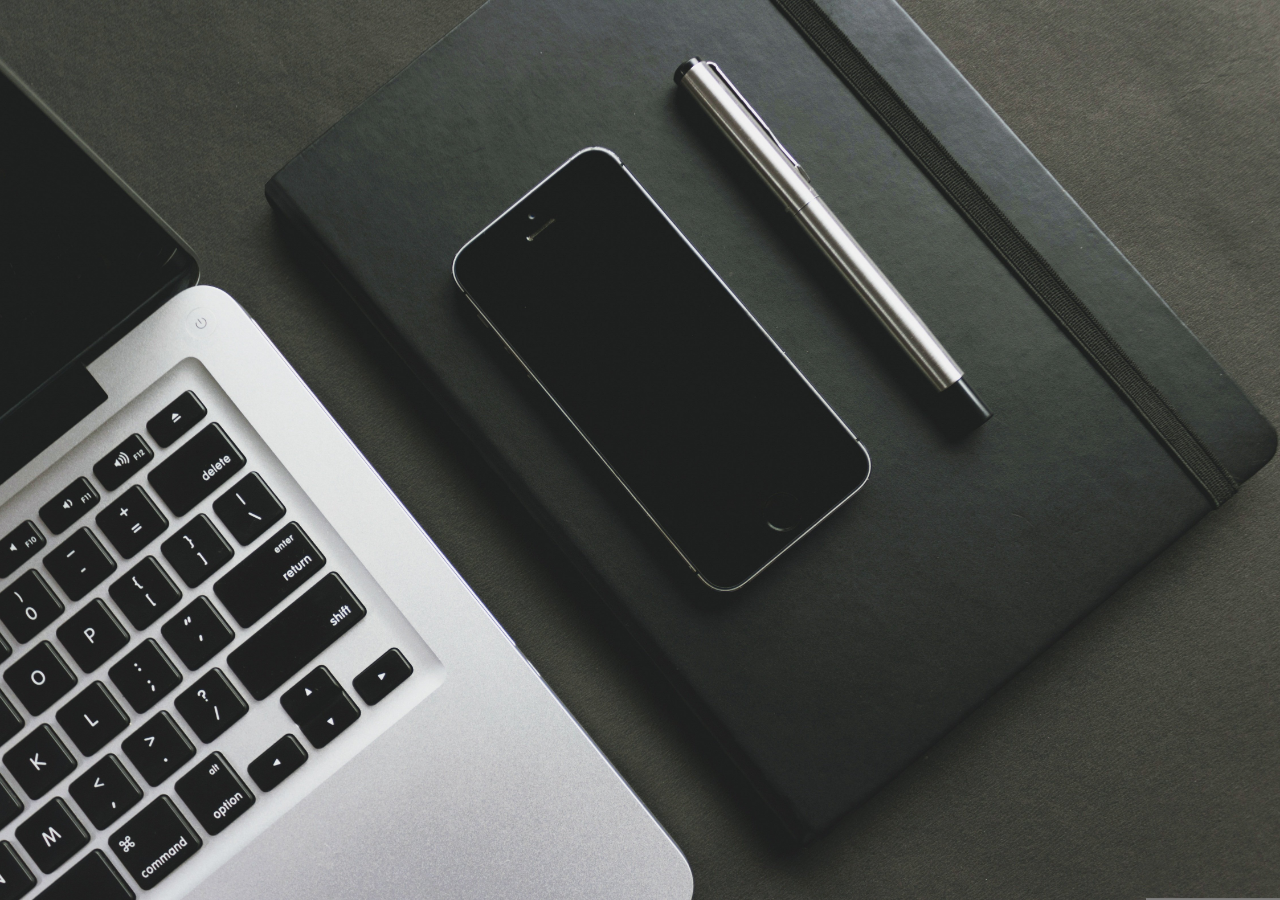
<file: index.html>
<!DOCTYPE html>
<html lang="en">
  <head>
    <meta charset="UTF-8" />
    <meta name="viewport" content="width=device-width, initial-scale=1.0" />
    <link rel="stylesheet" href="./index.css" />
    <title>Samsung</title>
  </head>
  <body>
    <section class="landing">
      <div class="landing-content">
        <h1 class="landing-title">Experience Technology</h1>
        <p class="landing-sub">Experience the future of innovation.</p>

        <a href="./frontend/home.html" class="enter-btn">Explore</a>
      </div>
    </section>
  </body>
</html>
</file>
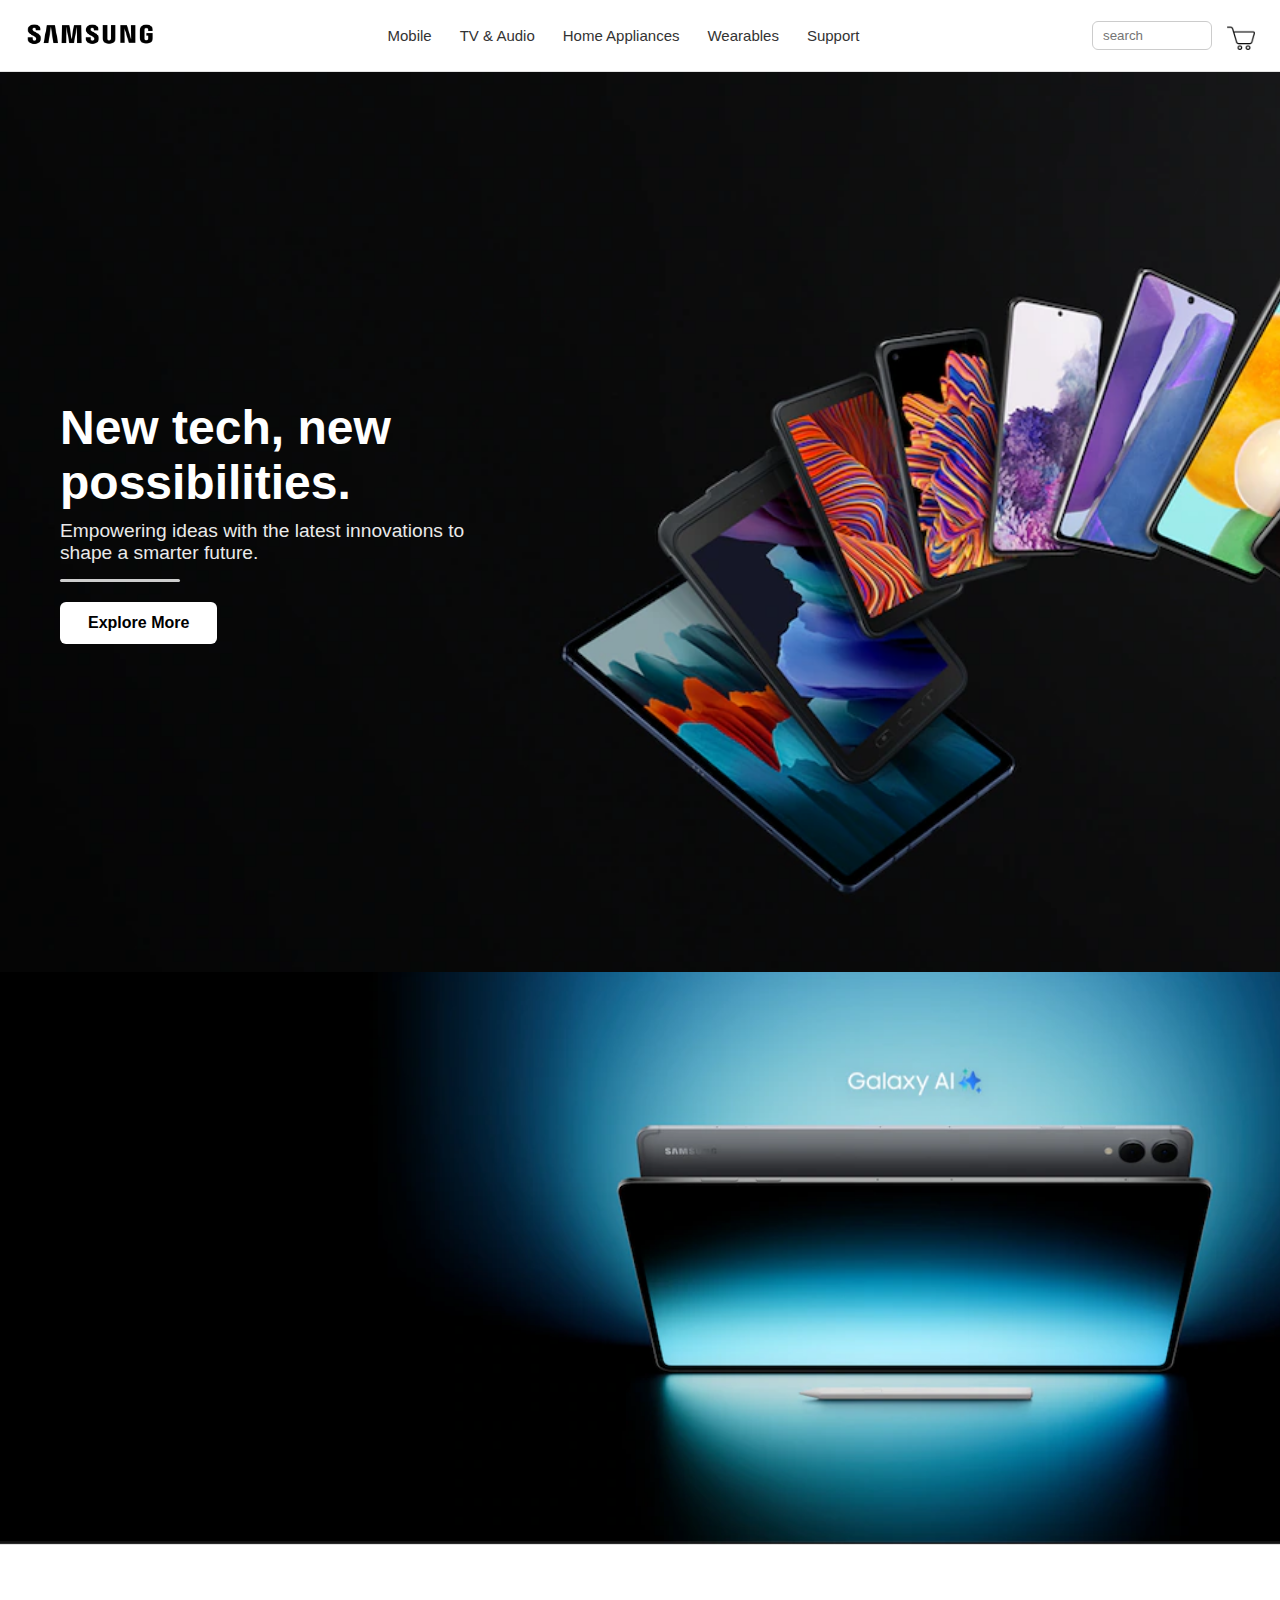
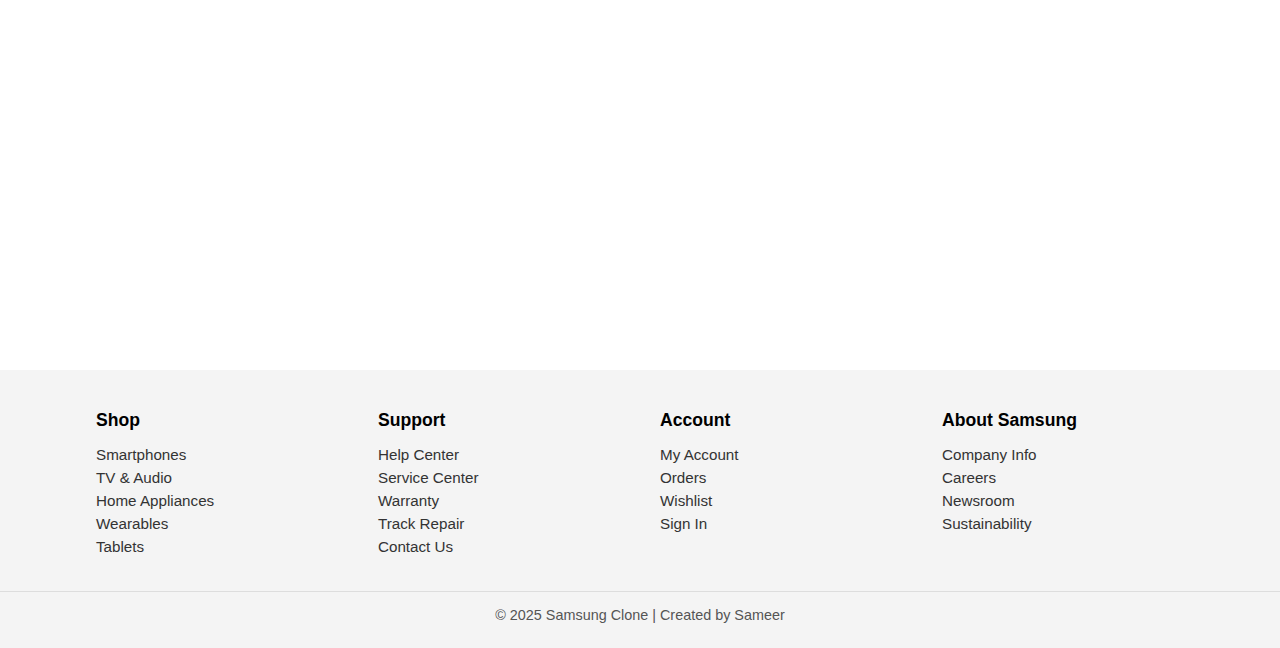
<file: frontend/home.html>
<!DOCTYPE html>
<html lang="en">

<head>
  <meta charset="UTF-8" />
  <meta name="viewport" content="width=device-width, initial-scale=1.0" />
  <link rel="stylesheet" href="./home.css" />
  <title>Document</title>
</head>

<body>
  <!-- NAVBAR HTML -->
  <header class="navbar">
    <div class="navbar-container">
      <div class="logo">
        <!-- Samsung Logo Text / Image -->
        <a href="https://www.samsung.com/in/"><img src="./assests/samsung logo.png" alt="" /></a>
      </div>
      <nav class="nav-menu">
        <ul class="nav-list">
          <li><a href="https://www.samsung.com/in/smartphones/all-smartphones/">Mobile</a></li>
          <li><a href="https://www.samsung.com/in/tvs/all-tvs/">TV & Audio</a></li>
          <li><a href="https://www.samsung.com/in/refrigerators/all-refrigerators/">Home Appliances</a></li>
          <li><a href="https://www.samsung.com/in/watches/all-watches/">Wearables</a></li>
          <li><a href="https://www.samsung.com/in/support/">Support</a></li>
        </ul>
      </nav>
      <div class="nav-actions">
        <a href="#" class="nav-icon"><input type="text" name="" id="" placeholder="search" /></a>
        <a href="#" class="nav-icon"><img src="./assests/cart.png" alt="" /></a>
      </div>
    </div>
  </header>
  <section class="hero">
    <div class="hero-content">
      <h1>New tech, new possibilities.</h1>
      <p>
        Empowering ideas with the latest innovations to shape a smarter
        future.
      </p>
      <div class="line"></div>
      <button>Explore More</button>
    </div>
  </section>

 <section class="about">
  <div class="carousel">
    <div class="slides">

      <div class="slide">
        <img src="./assests/carousel/img1.webp" alt="">
        <div class="caption"><h1>Galaxy AI</h1>
        <p>Make everyday extraordinary with next-gen intelligence.</p></div>
      </div>

      <div class="slide">
        <img src="./assests/carousel/img2.webp" alt="">
        <div class="caption"><h1>Android XR</h1>
        <p>Experience immersive reality with seamless performance and next-gen control.</p></div>
      </div>

      <div class="slide">
        <img src="./assests/carousel/img3.webp" alt="">
        <div class="caption"><h1> Unfold a New World </h1>
        <p>Multitask, stream, and create with a flexible display made for limitless possibilities.</p></div>
      </div>

      <div class="slide">
        <img src="./assests/carousel/img4.webp" alt="">
        <div class="caption"><h1>Epic Performance. Effortless Style</h1>
        <p>Experience next-gen speed, smooth displays, and pro-grade cameras.</p></div>
      </div>

      <div class="slide">
        <img src="./assests/carousel/img5.webp" alt="">
        <div class="caption"><h1>Galaxy Ecosystem, Perfectly Connected</h1>
        <p>Experience seamless syncing across your Galaxy phone, watch, and earbuds—designed to work together effortlessly.</p></div>
      </div>
    </div>
  </div>
</section>

<section class="premium-products">
  <div class="product-grid">

    <div class="product-card">
      <div class="product-title">Galaxy S25</div>
      <div class="product-image">
        <img src="./assests/products/S25.webp" class="product-img" alt="">
        <a href="https://www.samsung.com/in/smartphones/galaxy-s25/buy/" class="buy-btn">Buy Now</a>
      </div>
    </div>

    <div class="product-card">
      <div class="product-title">Galaxy Tab S11</div>
      <div class="product-image">
        <img src="./assests/products/galaxy tab s11.webp" class="product-img" alt="">
        <a href="https://www.samsung.com/in/tablets/galaxy-tab-s11/buy/" class="buy-btn">Buy Now</a>
      </div>
    </div>

    <div class="product-card">
      <div class="product-title">Galaxy Book5</div>
      <div class="product-image">
        <img src="./assests/products/galaxy book 5.png" class="product-img" alt="">
        <a href="https://www.samsung.com/in/computers/galaxy-book/galaxy-book5/buy/" class="buy-btn">Buy Now</a>
      </div>
    </div>

    <div class="product-card">
      <div class="product-title">Galaxy Watch8</div>
      <div class="product-image">
        <img src="./assests/products/galaxy watch 8.jpg" class="product-img" alt="">
        <a href="https://www.samsung.com/in/watches/galaxy-watch/galaxy-watch8-40mm-silver-bluetooth-sm-l320nzsains/buy/  " class="buy-btn">Buy Now</a>
      </div>
    </div>

  </div>
</section>

<footer class="footer">
  <div class="footer-container">

    <div class="footer-section">
      <h3>Shop</h3>
      <a href="#">Smartphones</a>
      <a href="#">TV & Audio</a>
      <a href="#">Home Appliances</a>
      <a href="#">Wearables</a>
      <a href="#">Tablets</a>
    </div>

    <div class="footer-section">
      <h3>Support</h3>
      <a href="#">Help Center</a>
      <a href="#">Service Center</a>
      <a href="#">Warranty</a>
      <a href="#">Track Repair</a>
      <a href="#">Contact Us</a>
    </div>

    <div class="footer-section">
      <h3>Account</h3>
      <a href="#">My Account</a>
      <a href="#">Orders</a>
      <a href="#">Wishlist</a>
      <a href="#">Sign In</a>
    </div>

    <div class="footer-section">
      <h3>About Samsung</h3>
      <a href="#">Company Info</a>
      <a href="#">Careers</a>
      <a href="#">Newsroom</a>
      <a href="#">Sustainability</a>
    </div>
  </div>

  <div class="footer-bottom">
    <p>© 2025 Samsung Clone | Created by Sameer</p>
  </div>
</footer>



</body>

</html>
</file>
<file: index.css>
* {
  margin: 0;
  padding: 0;
  box-sizing: border-box;
  font-family: "SamsungOne", Arial, sans-serif;
}

body {
  overflow: hidden;
}

.landing {
  height: 100vh;
  width: 100%;
  background: url("./landingpageimage.jpg") center/cover no-repeat;
  color: white;
  display: flex;
  justify-content: center;
  align-items: center;
  text-align: center;
  padding: 20px;
  animation: fadeIn 1.2s ease-in-out;
}

.landing-content {
  animation: slideUp 1.5s ease forwards;
  opacity: 0;
}

.landing-title {
  font-size: 3.5rem;
  font-weight: 700;
  letter-spacing: 2px;
  margin-bottom: 10px;
}

.landing-sub {
  font-size: 1.3rem;
  font-weight: 300;
  opacity: 0.8;
  margin-bottom: 35px;
}

.enter-btn {
  display: inline-block;
  padding: 14px 40px;
  font-size: 1.2rem;
  color: white;
  background: #0077ff;
  border-radius: 30px;
  text-decoration: none;
  font-weight: 600;
  letter-spacing: 1px;
  transition: 0.4s ease;
  box-shadow: 0px 0px 20px rgba(0, 119, 255, 0.4);
}

.enter-btn:hover {
  background: #1a8dff;
  transform: scale(1.08);
  box-shadow: 0px 0px 30px rgba(0, 136, 255, 0.6);
}

@keyframes fadeIn {
  from {
    opacity: 0;
  }
  to {
    opacity: 1;
  }
}

@keyframes slideUp {
  0% {
    opacity: 0;
    transform: translateY(40px);
  }
  100% {
    opacity: 1;
    transform: translateY(0px);
  }
}

@media (max-width: 768px) {
  .landing-title {
    font-size: 2.6rem;
  }

  .landing-sub {
    font-size: 1.1rem;
  }

  .enter-btn {
    font-size: 1.05rem;
    padding: 12px 32px;
  }
}

@media (max-width: 480px) {
  .landing-title {
    font-size: 2.2rem;
  }
}
</file>
<file: frontend/home.css>
* {
  margin: 0;
  padding: 0;
  box-sizing: border-box;
  font-family: Arial, Helvetica, sans-serif;
}


.navbar {
  width: 100%;

  background: #ffffff;
  padding: 20px 25px;
  border-bottom: 1px solid #e3e3e3;
}

.navbar-container {
  max-width: 1300px;
  margin: auto;
  display: flex;
  justify-content: space-between;
  align-items: center;
  flex-wrap: wrap; 
  gap: 15px;
}

.logo img {
  width: 130px;
}

.nav-menu .nav-list {
  display: flex;
  gap: 28px;
  list-style: none;
  flex-wrap: wrap; 
}

.nav-list li a {
  text-decoration: none;
  color: #333;
  font-size: 15px;
  font-weight: 500;
  transition: 0.3s;
}

.nav-list li a:hover {
  color: #0066ff;
}

.nav-actions {
  display: flex;
  gap: 15px;
  align-items: center;
}

.nav-actions .nav-icon {
  display: flex;
  align-items: center;
  justify-content: center;
  text-decoration: none;
}

.nav-actions .nav-icon input {
  width: 120px;
  padding: 6px 10px;
  border: 1.5px solid #ccc;
  border-radius: 6px;
  outline: none;
  transition: 0.3s;
}

.nav-actions .nav-icon input:focus {
  border-color: #0066ff;
}

.nav-actions .nav-icon img {
  width: 28px;
  height: 28px;
  object-fit: contain;
  cursor: pointer;
  transition: 0.3s;
}

.nav-actions .nav-icon img:hover {
  filter: brightness(0.5);
}

@media (max-width: 900px) {
  .navbar-container {
    justify-content: center;
  }

  .nav-menu .nav-list {
    gap: 20px;
  }
}

@media (max-width: 600px) {
  .logo img {
    width: 95px;
  }

  .nav-menu .nav-list {
    flex-direction: column;
    text-align: center;
    gap: 15px;
  }

  .nav-actions {
    width: 100%;
    justify-content: center;
  }

  .nav-actions .nav-icon input {
    width: 100px;
  }
}
.hero {
  height: 100vh;
  background-image: url(./assests/section1.webp);
  background-size: cover;
  background-position: center;
  background-repeat: no-repeat;

  display: flex;
  align-items: center;
  padding-left: 60px; 
}

.hero-content {
  max-width: 450px;
  animation: fadeIn 1.2s ease forwards;
}

.hero-content h1 {
  font-size: 3rem;
  font-weight: 800;
  color: #fff;
  margin-bottom: 10px;
}

.hero-content p {
  font-size: 1.2rem;
  color: #eaeaea;
  margin-bottom: 15px;
}

.line {
  width: 120px;
  height: 3px;
  background: #ffffffcc;
  margin: 10px 0 20px 0;
  border-radius: 2px;
}

.hero-content button{
  padding: 12px 28px;
  font-size: 16px;
  font-weight: 600;
  border: none;
  border-radius: 6px;
  background: #fff;
  color: #000;
  cursor: pointer;
  transition: 0.3s ease;
  text-decoration: none;
}
.hero-content button aa,
a:visited,
a:active {
  color: inherit;    
  text-decoration: none;
}

.hero-content button:hover {
  transform: translateY(-3px);
  box-shadow: 0 8px 20px #ffffff63;
}

@keyframes fadeIn {
  0% {
    opacity: 0;
    transform: translateY(20px);
  }
  100% {
    opacity: 1;
    transform: translateY(0);
  }
}

@media (max-width: 768px) {
  .hero {
    padding-left: 20px;
  }

  .hero-content h1 {
    font-size: 2.2rem;
  }

  .hero-content p {
    font-size: 1rem;
  }
}

.about {
  width: 100%;
  padding: 0;
}

.carousel {
  width: 100%;
  overflow: hidden;
  position: relative;
}

.slides {
  display: flex;
  width: 600vw;
  animation: slide 24s infinite;
}

.slide {
  width: 100vw;
  position: relative;
  flex-shrink: 0;
}

.slide img {
  width: 100%;
  height: 100%;
  object-fit: cover;
}

.caption {
  position: absolute;
  top: 50%;
  left: 40px;
  transform: translateY(-50%);
  z-index: 5;
  color: #fff;
  max-width: 45%;
  padding: 18px 22px;
  border-radius: 12px;
  background: linear-gradient(
    to right,
    rgba(0, 0, 0, 0.55),
    rgba(0, 0, 0, 0.25)
  );

  backdrop-filter: blur(6px);  
  animation: fadeSlide 1.3s ease-out forwards;
  opacity: 0;
}

.caption h1 {
  margin: 0 0 8px 0;
  font-size: 2.4rem;
  font-weight: 700;
}

.caption p {
  margin: 0;
  font-size: 1.1rem;
  opacity: 0.9;
}

@keyframes fadeSlide {
  0% {
    opacity: 0;
    transform: translateY(-40%) translateX(-10px);
  }
  100% {
    opacity: 1;
    transform: translateY(-50%) translateX(0);
  }
}

@keyframes slide {
  0%   { transform: translateX(0); }
  16%  { transform: translateX(0); }

  20%  { transform: translateX(-100vw); }
  36%  { transform: translateX(-100vw); }

  40%  { transform: translateX(-200vw); }
  56%  { transform: translateX(-200vw); }

  60%  { transform: translateX(-300vw); }
  76%  { transform: translateX(-300vw); }

  80%  { transform: translateX(-400vw); }
  90%  { transform: translateX(-400vw); }

  94%  { transform: translateX(-500vw); }
  100% { transform: translateX(-500vw); }
}

@media (max-width: 768px) {
  .caption {
    left: 25px;
    max-width: 60%;
    padding: 14px 18px;
  }
  .caption h1 { font-size: 1.8rem; }
  .caption p { font-size: 1rem; }
}

@media (max-width: 600px) {
  .caption {
    left: 22px;
    max-width: 65%;
    padding: 12px 16px;
  }
  .caption h1 { font-size: 1.5rem; }
  .caption p { font-size: 0.95rem; }
}

@media (max-width: 480px) {
  .caption {
    left: 18px;
    max-width: 70%;
  }
  .caption h1 { font-size: 1.3rem; }
  .caption p { font-size: 0.85rem; }
}

@media (max-width: 390px) {
  .caption {
    left: 14px;
    max-width: 75%;
    padding: 10px 14px;
  }
  .caption h1 { font-size: 1.15rem; }
  .caption p { font-size: 0.8rem; }
}

@media (max-width: 350px) {
  .caption {
    left: 10px;
    max-width: 80%;
    padding: 8px 12px;
  }
  .caption h1 { font-size: 1rem; }
  .caption p { font-size: 0.75rem; }
}

.footer {
  background: #f4f4f4;
  padding: 40px 0 10px;
  font-family: Arial, sans-serif;
  color: #000;
}

.footer-container {
  width: 85%;
  margin: auto;
  display: grid;
  grid-template-columns: repeat(4, 1fr);
  gap: 40px;
}

.footer-section h3 {
  font-size: 1.1rem;
  font-weight: 700;
  margin-bottom: 15px;
}

.footer-section a {
  display: block;
  font-size: 0.95rem;
  color: #333;
  margin: 6px 0;
  text-decoration: none;
  transition: 0.3s ease;
}

.footer-section a:hover {
  color: #000;
}

.footer-bottom {
  text-align: center;
  margin-top: 30px;
  padding: 15px 0;
  font-size: 0.9rem;
  color: #555;
  border-top: 1px solid #ddd;
}

@media (max-width: 900px) {
  .footer-container {
    grid-template-columns: repeat(2, 1fr);
    gap: 30px;
  }
}

@media (max-width: 600px) {
  .footer-container {
    grid-template-columns: 1fr;
  }

  .footer {
    padding: 30px 0 10px;
  }

  .footer-section h3 {
    font-size: 1.05rem;
  }

  .footer-section a {
    font-size: 0.9rem;
  }
}
.premium-products {
  width: 100%;
  padding: 40px 5%;
  background: #fff;
}

.product-grid {
  display: grid;
  grid-template-columns: repeat(4, 1fr);
  gap: 25px;
}

.product-card {
  position: relative;
  background: #fff;
  border-radius: 18px;
  padding: 20px;
  text-align: center;
  border: 1px solid #e5e5e5;
  overflow: hidden;
  opacity: 0;
  transform: translateY(50px);
  animation: springUp 0.9s cubic-bezier(.26,.76,.41,1.37) forwards;
  animation-timeline: view();
  animation-range: entry 70% cover 70%;   /* 👈 MID-SCREEN TRIGGER */
}

@keyframes springUp {
  0% {
    opacity: 0;
    transform: translateY(60px) scale(0.95);
  }
  70% {
    opacity: 1;
    transform: translateY(-8px) scale(1.03);
  }
  100% {
    opacity: 1;
    transform: translateY(0) scale(1);
  }
}

.product-title {
  font-size: 1.3rem;
  font-weight: 700;
  color: #000;
  margin-bottom: 15px;
}

.product-img {
  width: 100%;
  height: 260px;
  object-fit: contain;
  padding: 10px;
  transition: .3s ease;
}

.product-card:hover .product-img {
  transform: scale(1.05);
}

.buy-btn {
  position: absolute;
  bottom: 20px;
  text-decoration: none;
  left: 50%;
  transform: translateX(-50%);
  padding: 10px 24px;
  border: none;
  font-size: 1rem;
  font-weight: 600;
  border-radius: 25px;
  background: linear-gradient(135deg, #f7d77e, #937230);
  color: #fff;
  opacity: 0;
  pointer-events: none;
  transition: .4s ease;
}

.product-card:hover .buy-btn {
  opacity: 1;
  pointer-events: auto;
  bottom: 30px;
}

@media (max-width: 1250px) {
  .product-grid {
    grid-template-columns: repeat(3, 1fr);
  }
  .product-img {
    height: 240px;
  }
}

@media (max-width: 1024px) {
  .product-grid {
    grid-template-columns: repeat(2, 1fr);
  }
  .product-img {
    height: 230px;
  }
}

@media (max-width: 900px) {
  .product-img {
    height: 220px;
  }
  .product-title {
    font-size: 1.2rem;
  }
}

@media (max-width: 600px) {
  .product-grid {
    grid-template-columns: 1fr;
  }
  .product-img {
    height: 200px;
  }
  .product-title {
    font-size: 1.1rem;
  }
}

@media (max-width: 430px) {
  .product-card {
    padding: 15px;
  }
  .product-img {
    height: 180px;
  }
  .product-title {
    font-size: 1rem;
  }
  .buy-btn {
    padding: 8px 18px;
    font-size: 0.9rem;
  }
}
</file>
